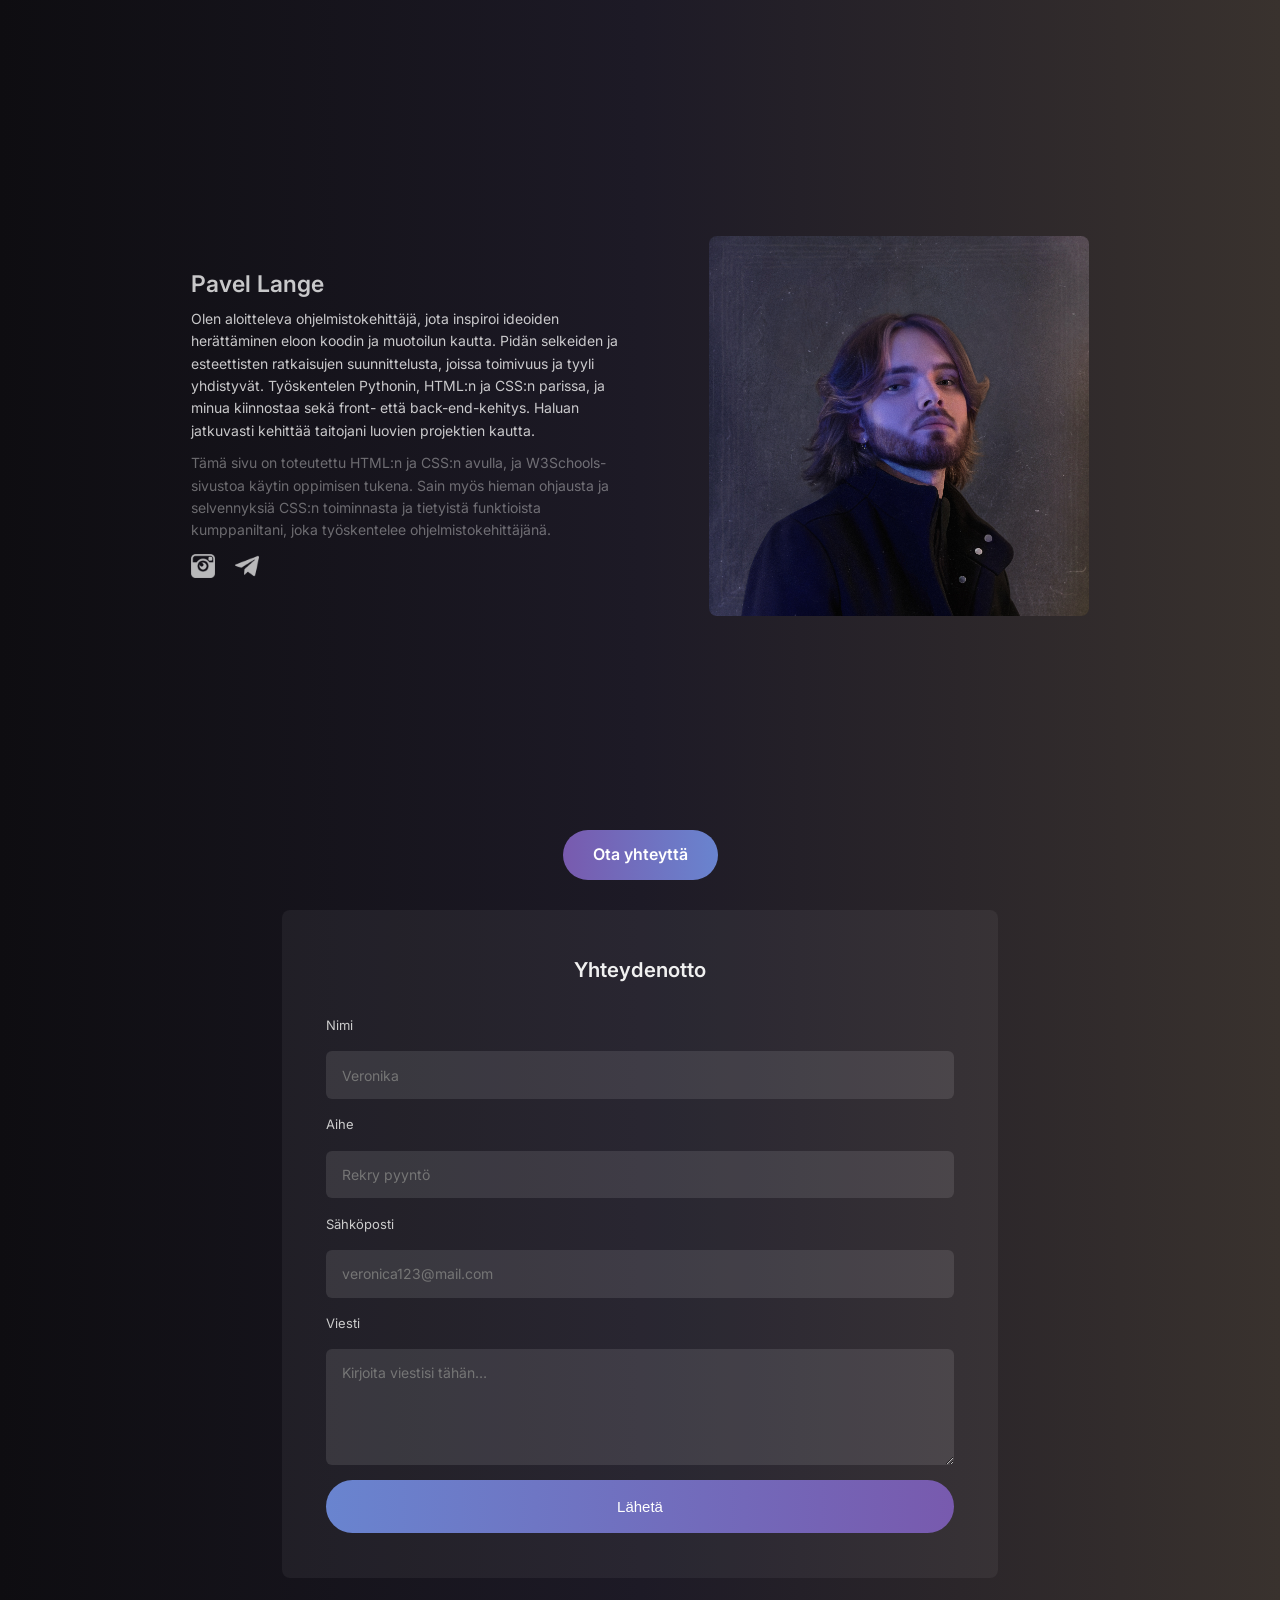
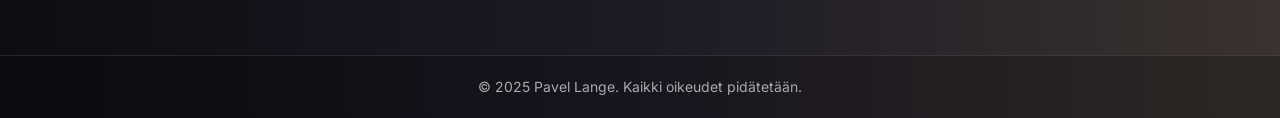
<file: H5.Portfolio.html>
<!DOCTYPE html>
<html lang="fi">
    <head>
        <meta charset="UTF-8">
        <meta name="viewport" content="width=device-width, initial-scale=1.0">
        <link href="https://fonts.googleapis.com/css2?family=Inter:wght@400;600;700&display=swap" rel="stylesheet">
        <title>Lange Pavel</title>
        <link rel="stylesheet" href="H5.Potfolio.css">
    </head>

    <body>
        <main>
            <section class="intro">
                <div class="intro-text">
                    <h2>Pavel <span class="vari-animate">Lange</span></h2>
                    <p>Olen aloitteleva ohjelmistokehittäjä, jota inspiroi ideoiden herättäminen eloon koodin ja muotoilun kautta. Pidän selkeiden ja esteettisten ratkaisujen suunnittelusta, joissa toimivuus ja tyyli yhdistyvät. Työskentelen Pythonin, HTML:n ja CSS:n parissa, ja minua kiinnostaa sekä front- että back-end-kehitys. Haluan jatkuvasti kehittää taitojani luovien projektien kautta.</p>
                    <p class="tools">Tämä sivu on toteutettu HTML:n ja CSS:n avulla, ja W3Schools-sivustoa käytin oppimisen tukena. Sain myös hieman ohjausta ja selvennyksiä CSS:n toiminnasta ja tietyistä funktioista kumppaniltani, joka työskentelee ohjelmistokehittäjänä.</p>
                    <div class="somet">
                        <a href="https://www.instagram.com/mark_held_lange/" target="_blank">
                            <img src="instagram-6-32.png" alt="Instagram" class="some-icon">
                        </a>
                        <a href="https://t.me/pavelinoslanginos" target="_blank">
                            <img src="telegram-32.png" alt="Telegram" class="some-icon">
                        </a>
                    </div>
                </div>
                    <img class="intro-pic" src="Pavel.jpg" alt="Pavel Lange">
            </section>

            <section class="contact-button">
                <a href="#contact" class="btn-contact">Ota yhteyttä</a>
            </section>

            <section id="contact" class="contact-section">
                <h2>Yhteydenotto</h2>
                <form class="contact-form">
                    <label for="name">Nimi</label>
                    <input type="text" id="name" name="Nimesi" placeholder="Veronika" required>

                    <label for="subject">Aihe</label>
                    <input type="text" id="subject" name="Aihe" placeholder="Rekry pyyntö" required>

                    <label for="email">Sähköposti</label>
                    <input type="email" id="email" name="Sähköpostiosoitteesi" placeholder="veronica123@mail.com" required>

                    <label for="message">Viesti</label>
                    <textarea id="message" name="Viesti" placeholder="Kirjoita viestisi tähän…" rows="5" required></textarea>

                    <button type="submit" class="submit-btn">Lähetä</button>
                </form>
            </section>
        </main>

        <footer class="footer">
            <p>© 2025 Pavel Lange. Kaikki oikeudet pidätetään.</p>
        </footer>

    </body>
</html>
</file>
<file: H5.Potfolio.css>
* {
    margin: 0;
    padding: 0;
    box-sizing: border-box;
}
:root {
  --content-max-width: clamp(1000px, 70vw, 1400px);
  --body-min: 16px;
  --body-max: 20px;
  --accent-1: #785aae;
  --accent-2: #6984cf;
  --muted-text: rgba(240, 240, 240, 0.4);
  --card-bg: rgba(255, 255, 255, 0.05);
  --radius: 8px;
  --radius-lg: 28px;
}

body {
  background: linear-gradient(to left, #39322e, #1d1a26, #0e0d11);
  min-height: 100vh;
  font-family: 'Inter', sans-serif;
  font-size: clamp(var(--body-min), 1.2vw, var(--body-max));
  line-height: 1.6;
  color: #f0f0f0;
}

h1 {
  font-size: clamp(28px, 2.5vw, 48px);
  font-weight: 700;
  margin-bottom: 20px;
}

h2 {
  font-size: clamp(22px, 1.8vw, 36px);
  font-weight: 600;
  margin-bottom: 10px;
}

p {
  font-size: clamp(14px, 1.0vw, 18px);
  font-weight: 400;
  max-width: 60ch;
}

.intro-pic:hover {
  transform: scale(1.03);
  box-shadow: 0 6px 15px rgba(0, 0, 0, 0.115);
}

.intro {
  display: flex;
  align-items: center;
  justify-content: center;
  flex-wrap: wrap;
  gap: clamp(20px, 3vw, 96px);
  padding: clamp(28px, 4vw, 120px);
  max-width: var(--content-max-width);
  width: 100%;
  margin: 0 auto;
  min-height: calc(100vh - 100px);
  color: rgba(255, 255, 255, 0.768);
  padding-top: clamp(80px, 8vw, 160px);
}

.intro-text {
  flex: 1 1 clamp(360px, 50%, 900px);
  padding-right: clamp(12px, 2.5vw, 56px);
  margin: 20px 0;
  min-width: 320px;
}

.intro-text h2 {
  margin-bottom: 5px;
}

.intro-pic {
  flex: 0 0 clamp(380px, 42%, 880px);
  max-width: 100%;
  border-radius: var(--radius);
  overflow: hidden;
  max-height: clamp(360px, 55vh, 920px);
  transition: transform 0.5s, box-shadow 0.5s;
}

.intro-pic img {
  display: block;
  width: 100%;
  height: auto;
  object-fit: cover;
}

@media (min-width: 1800px) {
  .intro-pic {
    flex: 0 0 45%;
    max-height: 70vh;
  }
  .intro-text {
    flex: 1 1 clamp(360px, 46%, 980px);
  }
  .intro {
    gap: clamp(28px, 3vw, 120px);
  }
}

.somet {
  margin-top: 12px;
  display: flex;
  gap: 20px;
  align-items: center;
}

.some-icon {
  width: 24px;
  height: 24px;
  opacity: 0.7;
  transition: transform 0.2s ease;
}

.some-icon:hover {
  opacity: 1;
  transform: scale(1.2);
}

.vari-animate {
  animation: colorShift 15s infinite;
}

.tools {
  color: var(--muted-text);
  margin-top: 10px;
}

@keyframes colorShift {
  0%   { color: #cbcbcb; }
  25%  { color: #6984cf; }
  50%  { color: #785aae; }
  75%  { color: #a9cbe8; }
  100% { color: #cbcbcb; }
}

/*experiment*/

html {
  scroll-behavior: smooth;
}

.contact-button {
  text-align: center;
  margin: 30px 0;
}

@keyframes pulseMove {
  0% {
    transform: translateY(0);
  }
  50% {
    transform: translateY(-5px);
  }
  100% {
    transform: translateY(0);
  }
}

.btn-contact {
  background: linear-gradient(90deg, #785aae, #6984cf);
  color: #fff;
  padding: 12px 30px;
  text-decoration: none;
  display: inline-block;
  border-radius: 25px;
  font-weight: 600;
  transition: transform 0.3s ease, box-shadow 0.3s ease;
  animation: pulseMove 2s infinite ease-in-out;
}

.btn-contact:hover {
  animation-play-state: paused;
  transform: scale(1.05);
  box-shadow: 0 6px 20px rgba(0, 0, 0, 0.3);
}

.contact-section {
  background: var(--card-bg);
  padding: clamp(20px, 3.5vw, 80px);
  border-radius: var(--radius);
  max-width: clamp(540px, 56vw, 1100px);
  width: 100%;
  margin: 0 auto clamp(40px, 6vw, 120px);
  text-align: left;
  box-sizing: border-box;
}

.contact-section h2 {
  text-align: center;
  margin-bottom: clamp(12px, 2.2vw, 28px);
  color: #f0f0f0;
  font-size: clamp(18px, 1.6vw, 28px);
}

.contact-form {
  display: flex;
  flex-direction: column;
  gap: clamp(10px, 1.2vw, 24px);
}

.contact-form label {
  font-size: clamp(13px, 0.9vw, 16px);
  color: #ccc;
}

.contact-form input,
.contact-form textarea {
  background: rgba(255, 255, 255, 0.1);
  border: none;
  border-radius: 6px;
  padding: clamp(10px, 1.2vw, 18px);
  color: #fff;
  font-size: clamp(14px, 1.0vw, 18px);
  font-family: inherit;
}

.contact-form input:focus,
.contact-form textarea:focus {
  outline: 1px solid #6984cf;
}

#contact {
  scroll-margin-top: 100px;
}

.submit-btn {
  background: linear-gradient(90deg, var(--accent-2), var(--accent-1));
  color: #fff;
  border: none;
  border-radius: var(--radius-lg);
  padding: clamp(10px, 1.4vw, 18px);
  font-size: clamp(15px, 1.1vw, 20px);
  cursor: pointer;
  transition: transform 0.3s ease, box-shadow 0.3s ease;
}

.submit-btn:hover {
  transform: scale(1.05);
  box-shadow: 0 6px 20px rgba(0, 0, 0, 0.3);
}

.footer {
  padding: 20px 0;
  color: #aaa;
  font-size: 14px;
  border-top: 1px solid rgba(255, 255, 255, 0.1);
  background: rgba(0, 0, 0, 0.2);
  display: flex;
  justify-content: center;
  align-items: center;
}
</file>
